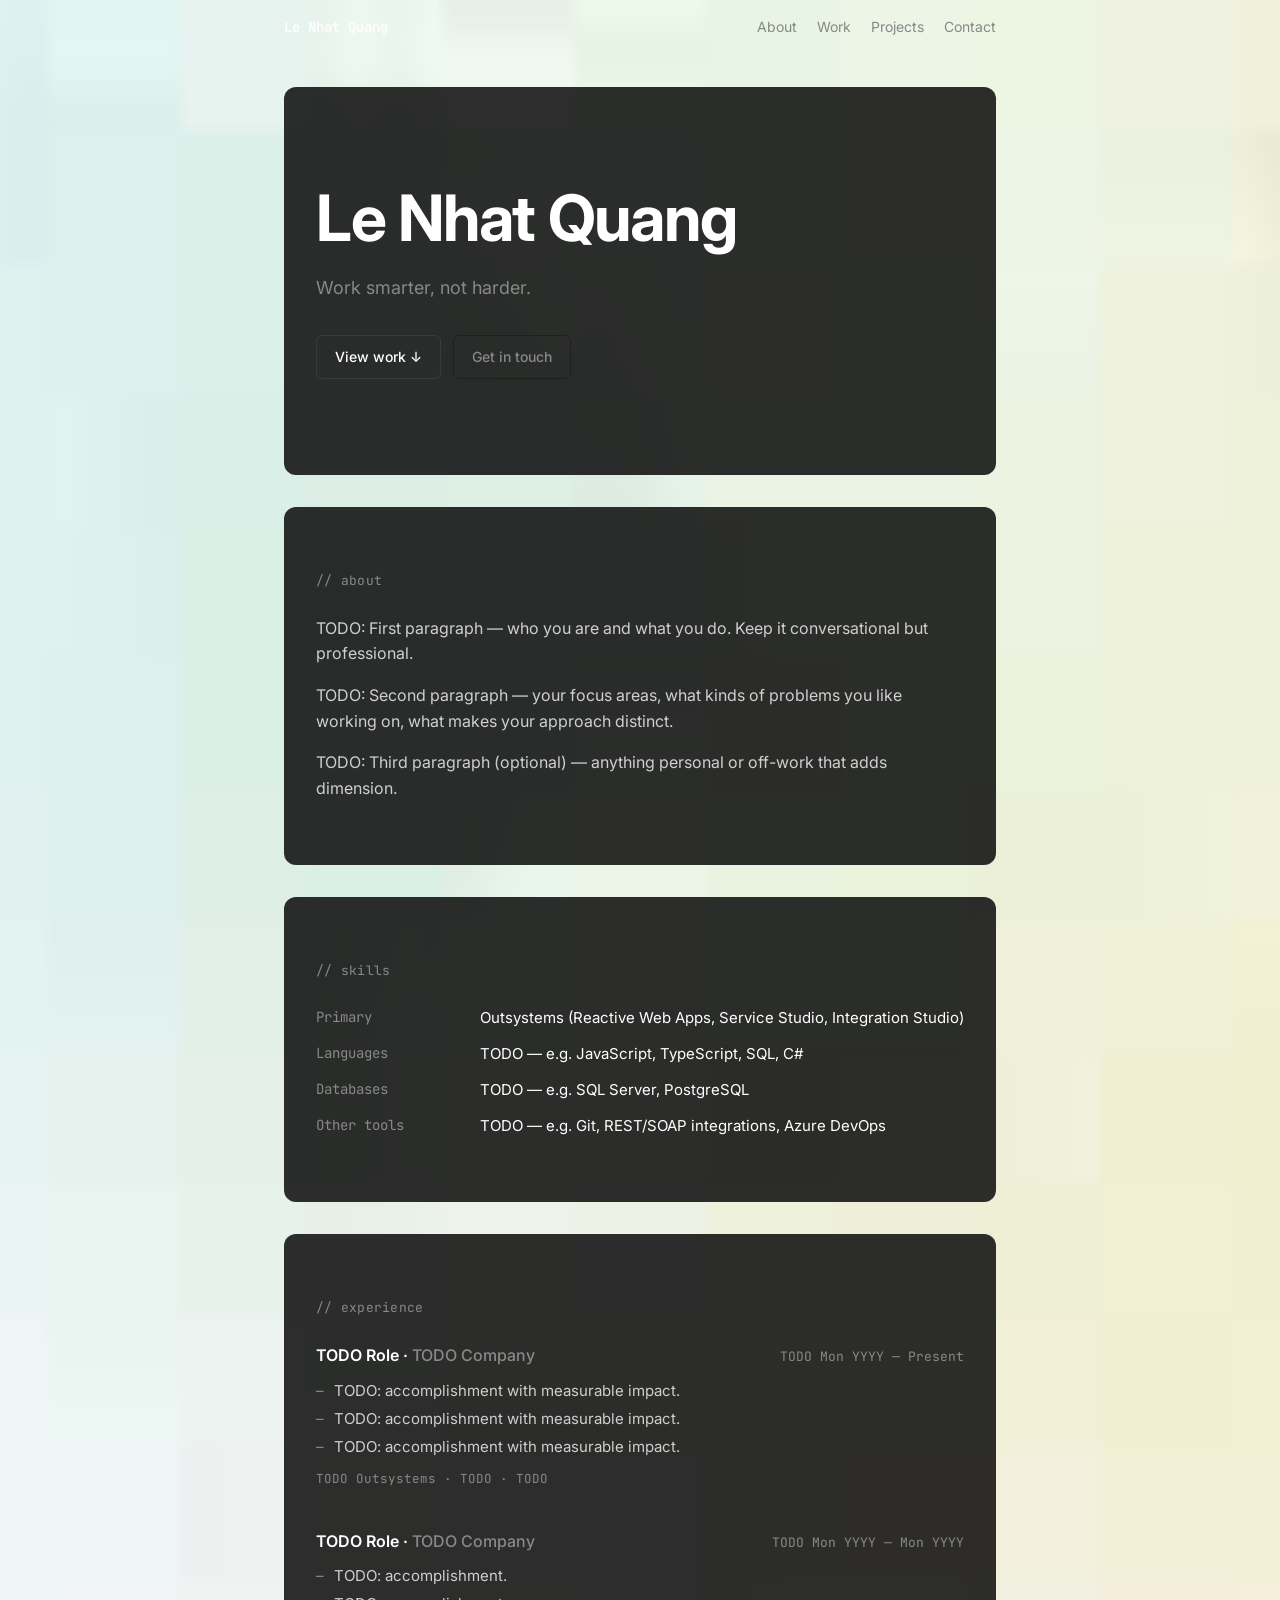
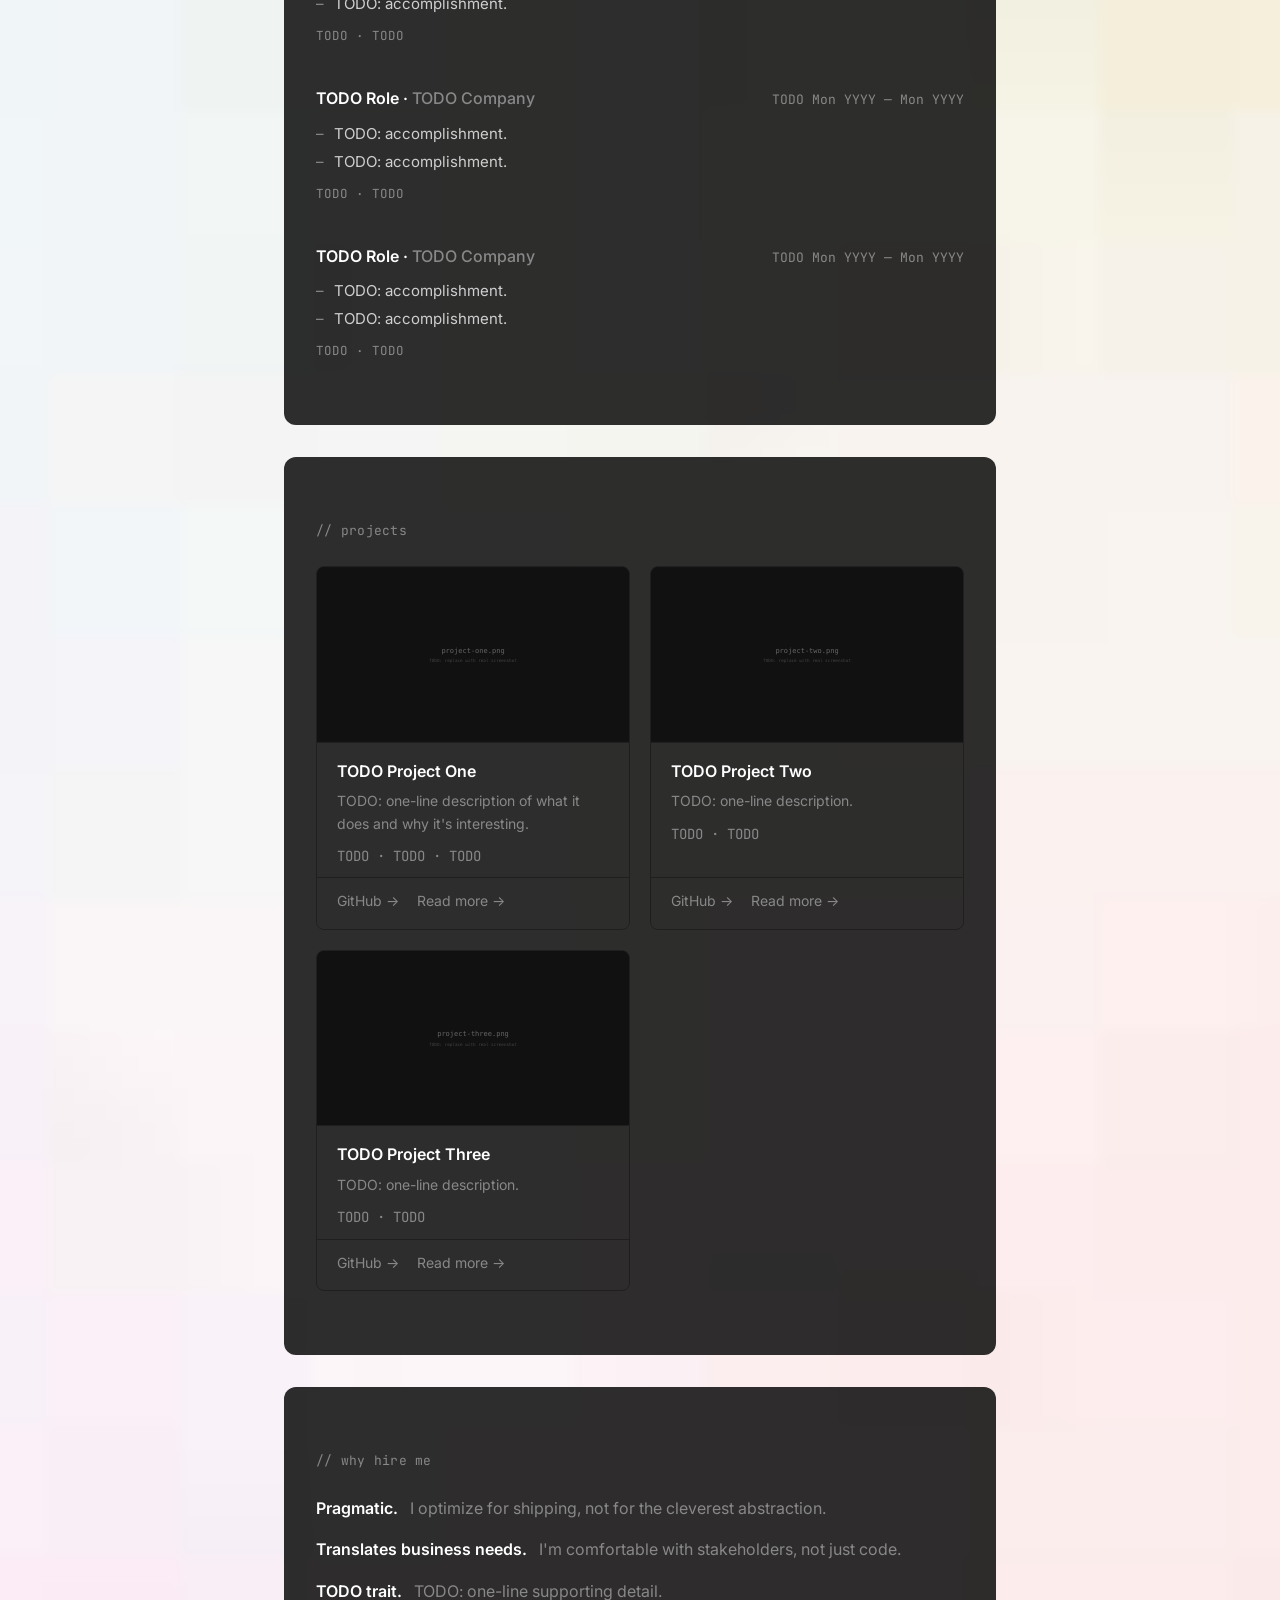
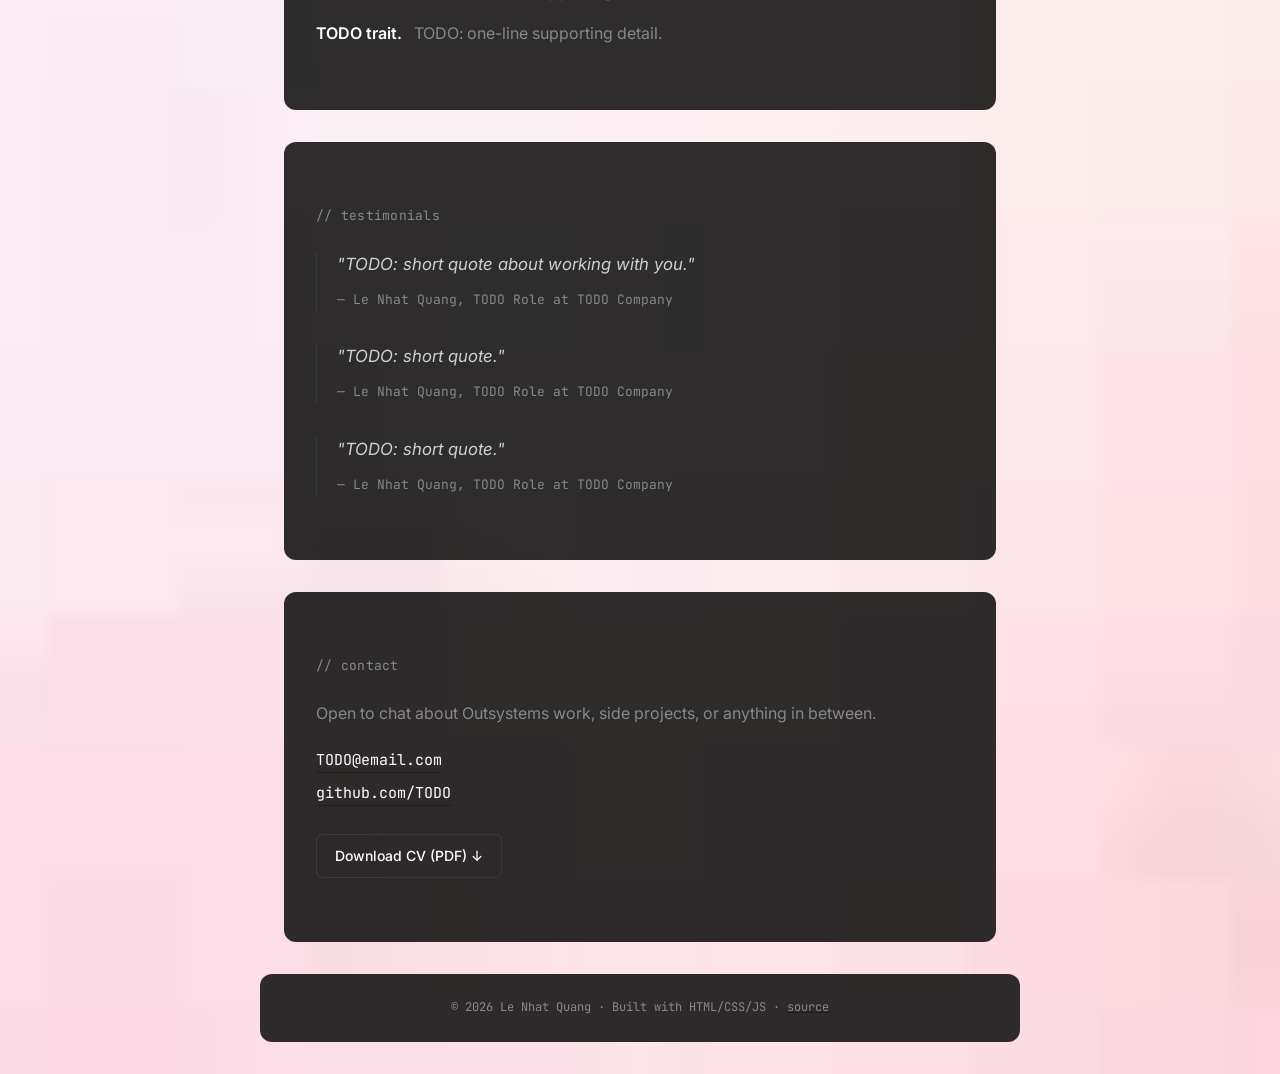
<file: index.html>
<!DOCTYPE html>
<html lang="en">
<head>
  <meta charset="UTF-8" />
  <meta name="viewport" content="width=device-width, initial-scale=1.0" />
  <title>Le Nhat Quang — Portfolio</title>
  <meta name="description" content="TODO: short site description for SEO and social sharing." />
  <link rel="preconnect" href="https://fonts.googleapis.com" />
  <link rel="preconnect" href="https://fonts.gstatic.com" crossorigin />
  <link href="https://fonts.googleapis.com/css2?family=Inter:wght@400;500;600;700&family=JetBrains+Mono:wght@400;500&display=swap" rel="stylesheet" />
  <link rel="stylesheet" href="assets/css/styles.css" />
</head>
<body>
  <header class="site-nav" id="siteNav">
    <div class="nav-inner">
      <a href="#top" class="nav-name">Le Nhat Quang</a>
      <nav>
        <a href="#about">About</a>
        <a href="#experience">Work</a>
        <a href="#projects">Projects</a>
        <a href="#contact">Contact</a>
      </nav>
    </div>
  </header>

  <main id="top">
    <!-- Hero -->
    <section class="hero reveal">
      <h1>Le Nhat Quang</h1>
      <p class="tagline">Work smarter, not harder.</p>
      <div class="hero-ctas">
        <a href="#projects" class="btn">View work ↓</a>
        <a href="#contact" class="btn btn-ghost">Get in touch</a>
      </div>
    </section>

    <!-- About -->
    <section id="about" class="reveal">
      <p class="section-label">// about</p>
      <div class="prose">
        <p>TODO: First paragraph — who you are and what you do. Keep it conversational but professional.</p>
        <p>TODO: Second paragraph — your focus areas, what kinds of problems you like working on, what makes your approach distinct.</p>
        <p>TODO: Third paragraph (optional) — anything personal or off-work that adds dimension.</p>
      </div>
    </section>

    <!-- Skills -->
    <section id="skills" class="reveal">
      <p class="section-label">// skills</p>
      <dl class="skills">
        <dt>Primary</dt>
        <dd>Outsystems (Reactive Web Apps, Service Studio, Integration Studio)</dd>

        <dt>Languages</dt>
        <dd>TODO — e.g. JavaScript, TypeScript, SQL, C#</dd>

        <dt>Databases</dt>
        <dd>TODO — e.g. SQL Server, PostgreSQL</dd>

        <dt>Other tools</dt>
        <dd>TODO — e.g. Git, REST/SOAP integrations, Azure DevOps</dd>
      </dl>
    </section>

    <!-- Experience -->
    <section id="experience" class="reveal">
      <p class="section-label">// experience</p>
      <ol class="experience">
        <li>
          <div class="exp-head">
            <h3><span class="role">TODO Role</span> · <span class="company">TODO Company</span></h3>
            <span class="dates">TODO Mon YYYY — Present</span>
          </div>
          <ul class="bullets">
            <li>TODO: accomplishment with measurable impact.</li>
            <li>TODO: accomplishment with measurable impact.</li>
            <li>TODO: accomplishment with measurable impact.</li>
          </ul>
          <p class="tech">TODO Outsystems · TODO · TODO</p>
        </li>

        <li>
          <div class="exp-head">
            <h3><span class="role">TODO Role</span> · <span class="company">TODO Company</span></h3>
            <span class="dates">TODO Mon YYYY — Mon YYYY</span>
          </div>
          <ul class="bullets">
            <li>TODO: accomplishment.</li>
            <li>TODO: accomplishment.</li>
          </ul>
          <p class="tech">TODO · TODO</p>
        </li>

        <li>
          <div class="exp-head">
            <h3><span class="role">TODO Role</span> · <span class="company">TODO Company</span></h3>
            <span class="dates">TODO Mon YYYY — Mon YYYY</span>
          </div>
          <ul class="bullets">
            <li>TODO: accomplishment.</li>
            <li>TODO: accomplishment.</li>
          </ul>
          <p class="tech">TODO · TODO</p>
        </li>

        <li>
          <div class="exp-head">
            <h3><span class="role">TODO Role</span> · <span class="company">TODO Company</span></h3>
            <span class="dates">TODO Mon YYYY — Mon YYYY</span>
          </div>
          <ul class="bullets">
            <li>TODO: accomplishment.</li>
            <li>TODO: accomplishment.</li>
          </ul>
          <p class="tech">TODO · TODO</p>
        </li>
      </ol>
    </section>

    <!-- Projects -->
    <section id="projects" class="reveal">
      <p class="section-label">// projects</p>
      <div class="project-grid">
        <article class="project-card">
          <a href="projects/project-one.html" class="card-link">
            <img src="assets/img/project-one.svg" alt="TODO: screenshot of project one" />
            <h3>TODO Project One</h3>
            <p>TODO: one-line description of what it does and why it's interesting.</p>
            <p class="tech">TODO · TODO · TODO</p>
          </a>
          <div class="card-actions">
            <a href="https://github.com/TODO/project-one" target="_blank" rel="noopener">GitHub →</a>
            <a href="projects/project-one.html">Read more →</a>
          </div>
        </article>

        <article class="project-card">
          <a href="projects/project-two.html" class="card-link">
            <img src="assets/img/project-two.svg" alt="TODO: screenshot of project two" />
            <h3>TODO Project Two</h3>
            <p>TODO: one-line description.</p>
            <p class="tech">TODO · TODO</p>
          </a>
          <div class="card-actions">
            <a href="https://github.com/TODO/project-two" target="_blank" rel="noopener">GitHub →</a>
            <a href="projects/project-two.html">Read more →</a>
          </div>
        </article>

        <article class="project-card">
          <a href="projects/project-three.html" class="card-link">
            <img src="assets/img/project-three.svg" alt="TODO: screenshot of project three" />
            <h3>TODO Project Three</h3>
            <p>TODO: one-line description.</p>
            <p class="tech">TODO · TODO</p>
          </a>
          <div class="card-actions">
            <a href="https://github.com/TODO/project-three" target="_blank" rel="noopener">GitHub →</a>
            <a href="projects/project-three.html">Read more →</a>
          </div>
        </article>
      </div>
    </section>

    <!-- Why hire me -->
    <section id="why" class="reveal">
      <p class="section-label">// why hire me</p>
      <ul class="why-list">
        <li>
          <strong>Pragmatic.</strong>
          <span>I optimize for shipping, not for the cleverest abstraction.</span>
        </li>
        <li>
          <strong>Translates business needs.</strong>
          <span>I'm comfortable with stakeholders, not just code.</span>
        </li>
        <li>
          <strong>TODO trait.</strong>
          <span>TODO: one-line supporting detail.</span>
        </li>
        <li>
          <strong>TODO trait.</strong>
          <span>TODO: one-line supporting detail.</span>
        </li>
      </ul>
    </section>

    <!-- Testimonials -->
    <section id="testimonials" class="reveal">
      <p class="section-label">// testimonials</p>
      <div class="testimonials">
        <blockquote>
          <p>"TODO: short quote about working with you."</p>
          <cite>— Le Nhat Quang, TODO Role at TODO Company</cite>
        </blockquote>
        <blockquote>
          <p>"TODO: short quote."</p>
          <cite>— Le Nhat Quang, TODO Role at TODO Company</cite>
        </blockquote>
        <blockquote>
          <p>"TODO: short quote."</p>
          <cite>— Le Nhat Quang, TODO Role at TODO Company</cite>
        </blockquote>
      </div>
    </section>

    <!-- Contact -->
    <section id="contact" class="reveal">
      <p class="section-label">// contact</p>
      <p class="contact-lead">Open to chat about Outsystems work, side projects, or anything in between.</p>
      <ul class="contact-links">
        <li><a href="mailto:TODO@email.com">TODO@email.com</a></li>
        <li><a href="https://github.com/TODO" target="_blank" rel="noopener">github.com/TODO</a></li>
      </ul>
      <a href="assets/resume.pdf" class="btn" download>Download CV (PDF) ↓</a>
    </section>
  </main>

  <footer>
    <p>© <span id="year"></span> Le Nhat Quang · Built with HTML/CSS/JS · <a href="https://github.com/TODO/portfolio" target="_blank" rel="noopener">source</a></p>
  </footer>

  <script src="assets/js/main.js"></script>
</body>
</html>
</file>
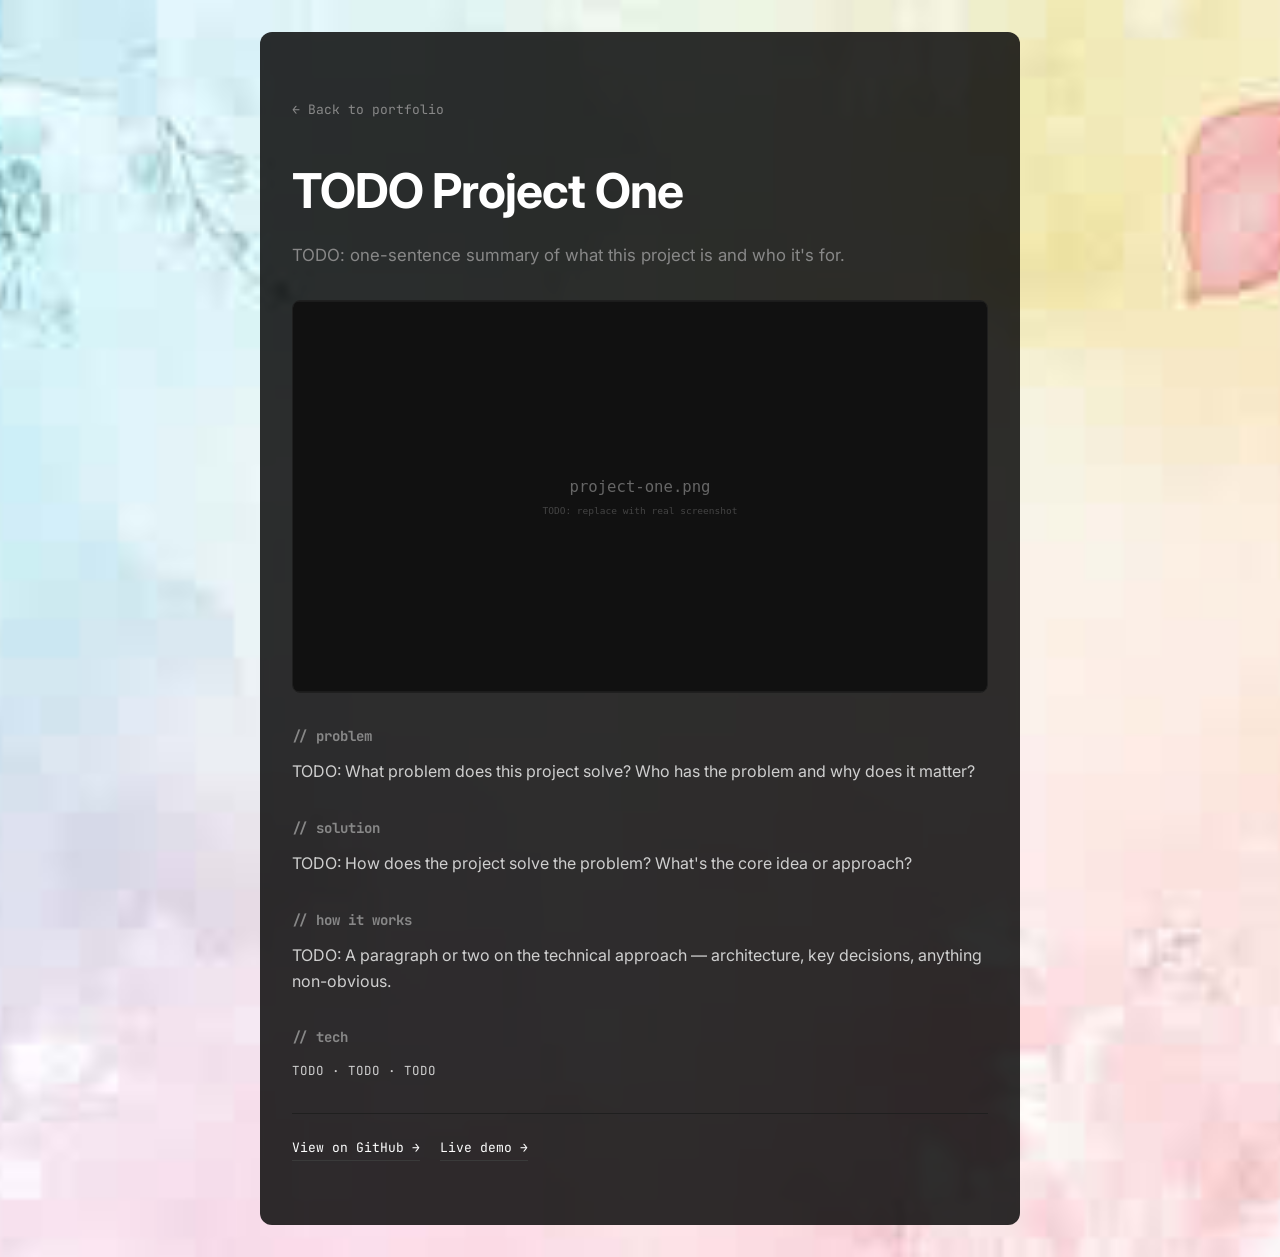
<file: projects/project-one.html>
<!DOCTYPE html>
<html lang="en">
<head>
  <meta charset="UTF-8" />
  <meta name="viewport" content="width=device-width, initial-scale=1.0" />
  <title>TODO Project One — Le Nhat Quang</title>
  <meta name="description" content="TODO: project description for SEO." />
  <link rel="preconnect" href="https://fonts.googleapis.com" />
  <link rel="preconnect" href="https://fonts.gstatic.com" crossorigin />
  <link href="https://fonts.googleapis.com/css2?family=Inter:wght@400;500;600;700&family=JetBrains+Mono:wght@400;500&display=swap" rel="stylesheet" />
  <link rel="stylesheet" href="../assets/css/styles.css" />
</head>
<body>
  <article class="project-detail">
    <a href="../index.html#projects" class="back">← Back to portfolio</a>

    <h1>TODO Project One</h1>
    <p class="lead">TODO: one-sentence summary of what this project is and who it's for.</p>

    <img src="../assets/img/project-one.svg" alt="TODO: screenshot of project one" />

    <h2>problem</h2>
    <p>TODO: What problem does this project solve? Who has the problem and why does it matter?</p>

    <h2>solution</h2>
    <p>TODO: How does the project solve the problem? What's the core idea or approach?</p>

    <h2>how it works</h2>
    <p>TODO: A paragraph or two on the technical approach — architecture, key decisions, anything non-obvious.</p>

    <h2>tech</h2>
    <p class="tech">TODO · TODO · TODO</p>

    <div class="meta">
      <a href="https://github.com/TODO/project-one" target="_blank" rel="noopener">View on GitHub →</a>
      <a href="#" target="_blank" rel="noopener">Live demo →</a>
    </div>
  </article>
</body>
</html>
</file>
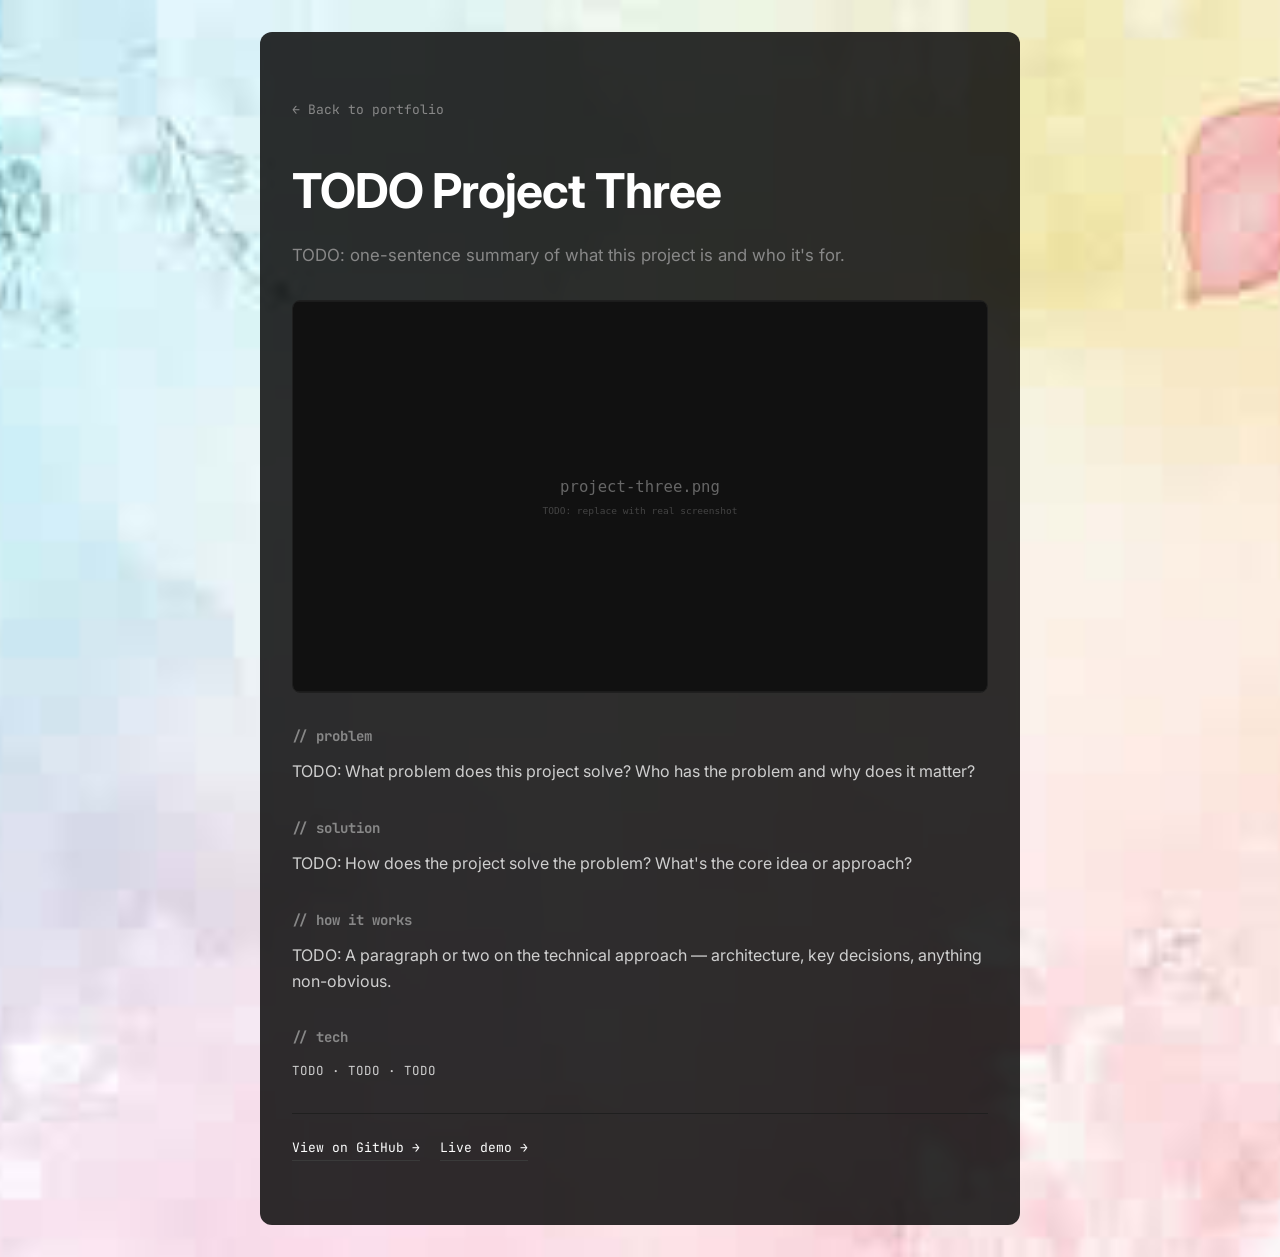
<file: projects/project-three.html>
<!DOCTYPE html>
<html lang="en">
<head>
  <meta charset="UTF-8" />
  <meta name="viewport" content="width=device-width, initial-scale=1.0" />
  <title>TODO Project Three — Le Nhat Quang</title>
  <meta name="description" content="TODO: project description for SEO." />
  <link rel="preconnect" href="https://fonts.googleapis.com" />
  <link rel="preconnect" href="https://fonts.gstatic.com" crossorigin />
  <link href="https://fonts.googleapis.com/css2?family=Inter:wght@400;500;600;700&family=JetBrains+Mono:wght@400;500&display=swap" rel="stylesheet" />
  <link rel="stylesheet" href="../assets/css/styles.css" />
</head>
<body>
  <article class="project-detail">
    <a href="../index.html#projects" class="back">← Back to portfolio</a>

    <h1>TODO Project Three</h1>
    <p class="lead">TODO: one-sentence summary of what this project is and who it's for.</p>

    <img src="../assets/img/project-three.svg" alt="TODO: screenshot of project one" />

    <h2>problem</h2>
    <p>TODO: What problem does this project solve? Who has the problem and why does it matter?</p>

    <h2>solution</h2>
    <p>TODO: How does the project solve the problem? What's the core idea or approach?</p>

    <h2>how it works</h2>
    <p>TODO: A paragraph or two on the technical approach — architecture, key decisions, anything non-obvious.</p>

    <h2>tech</h2>
    <p class="tech">TODO · TODO · TODO</p>

    <div class="meta">
      <a href="https://github.com/TODO/project-three" target="_blank" rel="noopener">View on GitHub →</a>
      <a href="#" target="_blank" rel="noopener">Live demo →</a>
    </div>
  </article>
</body>
</html>
</file>
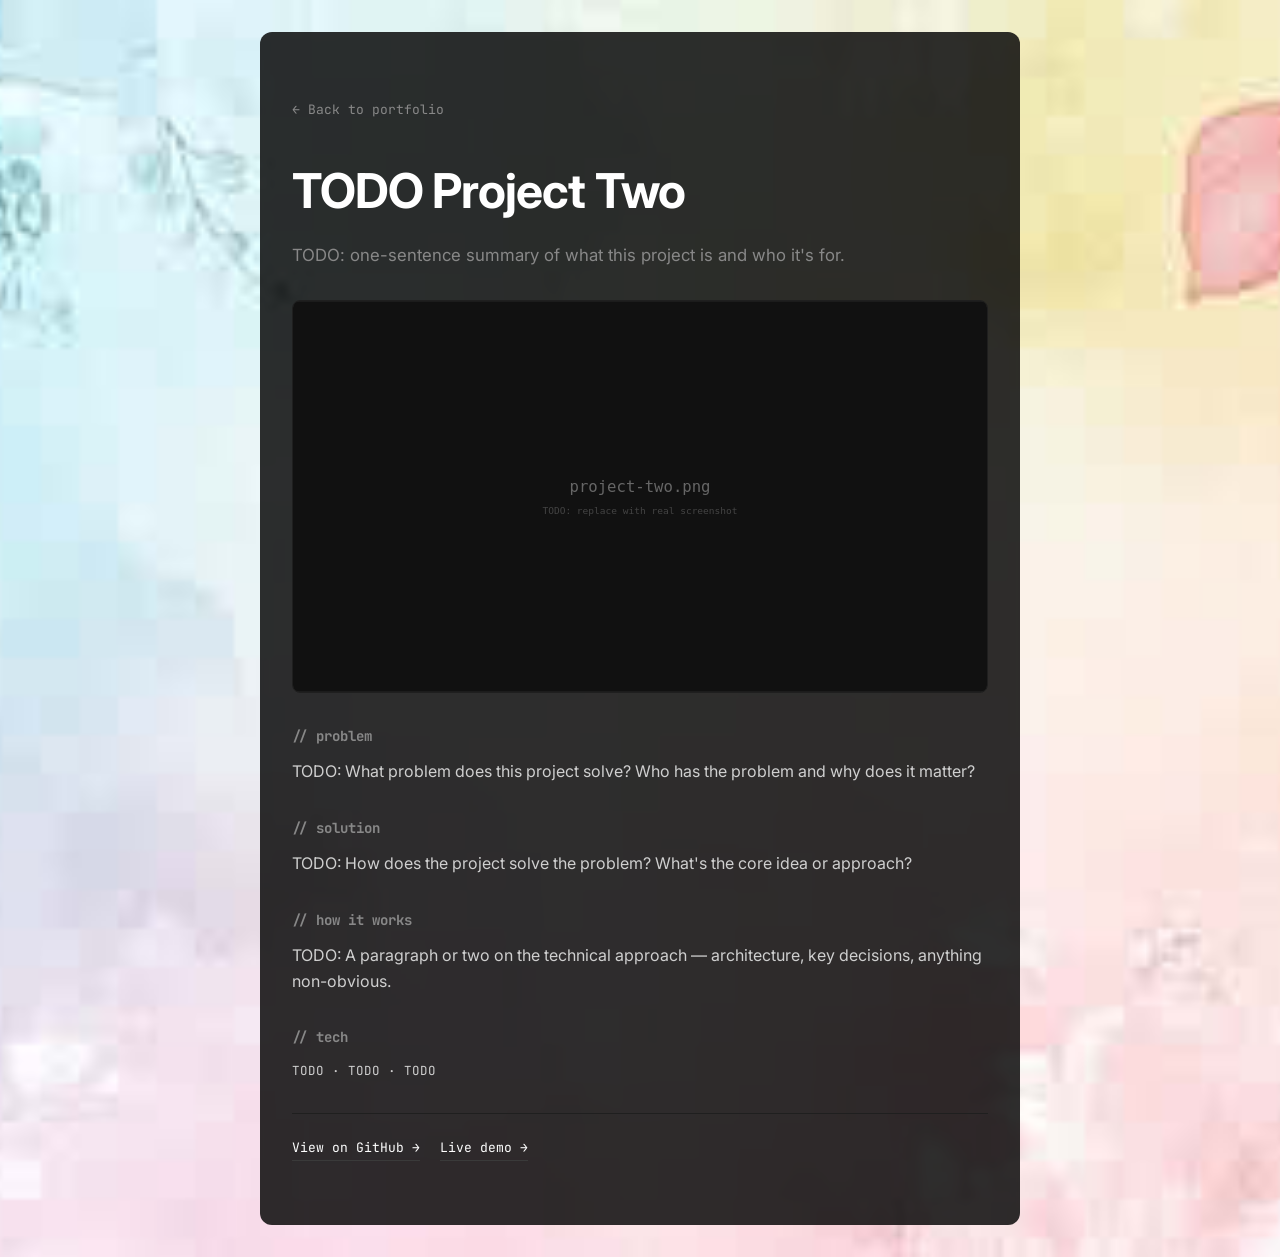
<file: projects/project-two.html>
<!DOCTYPE html>
<html lang="en">
<head>
  <meta charset="UTF-8" />
  <meta name="viewport" content="width=device-width, initial-scale=1.0" />
  <title>TODO Project Two — Le Nhat Quang</title>
  <meta name="description" content="TODO: project description for SEO." />
  <link rel="preconnect" href="https://fonts.googleapis.com" />
  <link rel="preconnect" href="https://fonts.gstatic.com" crossorigin />
  <link href="https://fonts.googleapis.com/css2?family=Inter:wght@400;500;600;700&family=JetBrains+Mono:wght@400;500&display=swap" rel="stylesheet" />
  <link rel="stylesheet" href="../assets/css/styles.css" />
</head>
<body>
  <article class="project-detail">
    <a href="../index.html#projects" class="back">← Back to portfolio</a>

    <h1>TODO Project Two</h1>
    <p class="lead">TODO: one-sentence summary of what this project is and who it's for.</p>

    <img src="../assets/img/project-two.svg" alt="TODO: screenshot of project one" />

    <h2>problem</h2>
    <p>TODO: What problem does this project solve? Who has the problem and why does it matter?</p>

    <h2>solution</h2>
    <p>TODO: How does the project solve the problem? What's the core idea or approach?</p>

    <h2>how it works</h2>
    <p>TODO: A paragraph or two on the technical approach — architecture, key decisions, anything non-obvious.</p>

    <h2>tech</h2>
    <p class="tech">TODO · TODO · TODO</p>

    <div class="meta">
      <a href="https://github.com/TODO/project-two" target="_blank" rel="noopener">View on GitHub →</a>
      <a href="#" target="_blank" rel="noopener">Live demo →</a>
    </div>
  </article>
</body>
</html>
</file>
<file: assets/css/styles.css>
/* ---------- Reset & base ---------- */
*, *::before, *::after { box-sizing: border-box; }
* { margin: 0; padding: 0; }

:root {
  --bg: #0a0a0a;
  --text: #ffffff;
  --muted: #888888;
  --border: #1f1f1f;
  --border-bright: #3a3a3a;
  --max-width: 760px;
  --font-sans: 'Inter', -apple-system, BlinkMacSystemFont, 'Segoe UI', Roboto, sans-serif;
  --font-mono: 'JetBrains Mono', ui-monospace, SFMono-Regular, Menlo, monospace;
}

html { scroll-behavior: smooth; }

body {
  background-color: #ffffff;
  background-image: url('../img/background.jpg');
  background-repeat: no-repeat;
  background-position: center top;
  background-size: cover;
  background-attachment: scroll;
  min-height: 100vh;
  color: var(--text);
  font-family: var(--font-sans);
  font-size: 16px;
  line-height: 1.6;
  -webkit-font-smoothing: antialiased;
  -moz-osx-font-smoothing: grayscale;
}

a {
  color: inherit;
  text-decoration: none;
  transition: opacity 150ms ease, border-color 150ms ease;
}
a:hover { opacity: 0.7; }

img { max-width: 100%; display: block; }

/* ---------- Layout ---------- */
main {
  max-width: var(--max-width);
  margin: 0 auto;
  padding: 0 24px;
}

section {
  padding: 64px 32px;
  background: rgba(10, 10, 10, 0.85);
  border-radius: 12px;
  margin-bottom: 32px;
  backdrop-filter: blur(2px);
  -webkit-backdrop-filter: blur(2px);
}
section:first-of-type { margin-top: 32px; }

@media (max-width: 640px) {
  section { padding: 48px 24px; margin-bottom: 24px; }
  section:first-of-type { margin-top: 24px; }
}

/* ---------- Nav ---------- */
.site-nav {
  position: sticky;
  top: 0;
  z-index: 50;
  background: transparent;
  transition: background 200ms ease, backdrop-filter 200ms ease, border-color 200ms ease;
  border-bottom: 1px solid transparent;
}
.site-nav.scrolled {
  background: rgba(10, 10, 10, 0.75);
  backdrop-filter: saturate(180%) blur(10px);
  -webkit-backdrop-filter: saturate(180%) blur(10px);
  border-bottom-color: var(--border);
}
.nav-inner {
  max-width: var(--max-width);
  margin: 0 auto;
  padding: 16px 24px;
  display: flex;
  align-items: center;
  justify-content: space-between;
  gap: 16px;
}
.nav-name {
  font-family: var(--font-mono);
  font-size: 14px;
  font-weight: 500;
}
.site-nav nav {
  display: flex;
  gap: 20px;
}
.site-nav nav a {
  font-size: 14px;
  color: var(--muted);
}
.site-nav nav a:hover { color: var(--text); opacity: 1; }

@media (max-width: 540px) {
  .site-nav nav { gap: 14px; }
  .site-nav nav a { font-size: 13px; }
}

/* ---------- Hero ---------- */
.hero { padding-top: 96px; padding-bottom: 96px; }
.hero h1 {
  font-size: clamp(2.5rem, 6vw, 4rem);
  font-weight: 700;
  letter-spacing: -0.02em;
  line-height: 1.1;
  margin-bottom: 20px;
}
.hero .tagline {
  font-size: 1.125rem;
  color: var(--muted);
  max-width: 560px;
  margin-bottom: 32px;
}
.hero-ctas { display: flex; gap: 12px; flex-wrap: wrap; }

/* ---------- Buttons ---------- */
.btn {
  display: inline-block;
  padding: 10px 18px;
  border: 1px solid var(--border-bright);
  border-radius: 6px;
  font-size: 14px;
  font-weight: 500;
  color: var(--text);
  background: transparent;
  transition: border-color 150ms ease, background 150ms ease;
}
.btn:hover { border-color: var(--text); opacity: 1; }
.btn-ghost { border-color: var(--border); color: var(--muted); }
.btn-ghost:hover { color: var(--text); border-color: var(--border-bright); }

/* ---------- Section labels ---------- */
.section-label {
  font-family: var(--font-mono);
  font-size: 13px;
  color: var(--muted);
  margin-bottom: 24px;
  letter-spacing: 0.02em;
}

/* ---------- About ---------- */
.prose p + p { margin-top: 16px; }
.prose p { color: #cfcfcf; }

/* ---------- Skills ---------- */
.skills {
  display: grid;
  grid-template-columns: 140px 1fr;
  gap: 12px 24px;
}
.skills dt {
  font-family: var(--font-mono);
  font-size: 14px;
  color: var(--muted);
}
.skills dd {
  font-size: 15px;
  color: var(--text);
}
@media (max-width: 540px) {
  .skills { grid-template-columns: 1fr; gap: 4px 0; }
  .skills dd { margin-bottom: 12px; }
}

/* ---------- Experience ---------- */
.experience { list-style: none; display: flex; flex-direction: column; gap: 40px; }
.exp-head {
  display: flex;
  align-items: baseline;
  justify-content: space-between;
  gap: 16px;
  flex-wrap: wrap;
  margin-bottom: 10px;
}
.exp-head h3 {
  font-size: 1rem;
  font-weight: 600;
}
.exp-head .role { color: var(--text); }
.exp-head .company { color: var(--muted); font-weight: 500; }
.exp-head .dates {
  font-family: var(--font-mono);
  font-size: 13px;
  color: var(--muted);
}
.bullets { list-style: none; padding-left: 0; }
.bullets li {
  position: relative;
  padding-left: 18px;
  color: #cfcfcf;
  font-size: 15px;
  margin-bottom: 4px;
}
.bullets li::before {
  content: '–';
  position: absolute;
  left: 0;
  color: var(--muted);
}
.tech {
  font-family: var(--font-mono);
  font-size: 12.5px;
  color: var(--muted);
  margin-top: 10px;
}

/* ---------- Projects ---------- */
.project-grid {
  display: grid;
  grid-template-columns: repeat(2, 1fr);
  gap: 20px;
}
@media (max-width: 640px) {
  .project-grid { grid-template-columns: 1fr; }
}
.project-card {
  border: 1px solid var(--border);
  border-radius: 8px;
  overflow: hidden;
  display: flex;
  flex-direction: column;
  transition: border-color 150ms ease, transform 150ms ease;
}
.project-card:hover { border-color: var(--border-bright); transform: translateY(-2px); }
.card-link { display: block; padding: 0; }
.project-card img {
  width: 100%;
  aspect-ratio: 16 / 9;
  object-fit: cover;
  background: #111;
  border-bottom: 1px solid var(--border);
}
.project-card h3 {
  font-size: 1rem;
  font-weight: 600;
  margin: 16px 20px 6px;
}
.project-card .card-link > p {
  color: var(--muted);
  font-size: 14px;
  margin: 0 20px 10px;
}
.project-card .tech { margin: 0 20px 16px; }
.card-actions {
  margin-top: auto;
  padding: 12px 20px 16px;
  display: flex;
  gap: 18px;
  font-size: 14px;
  border-top: 1px solid var(--border);
}
.card-actions a { color: var(--muted); }
.card-actions a:hover { color: var(--text); opacity: 1; }

/* ---------- Why hire me ---------- */
.why-list { list-style: none; display: flex; flex-direction: column; gap: 16px; }
.why-list li {
  display: flex;
  gap: 12px;
  align-items: baseline;
  flex-wrap: wrap;
}
.why-list strong { color: var(--text); font-weight: 600; }
.why-list span { color: var(--muted); }

/* ---------- Testimonials ---------- */
.testimonials { display: flex; flex-direction: column; gap: 32px; }
.testimonials blockquote {
  border-left: 1px solid var(--border-bright);
  padding-left: 20px;
}
.testimonials blockquote p {
  font-size: 1.05rem;
  color: #d0d0d0;
  margin-bottom: 8px;
  font-style: italic;
}
.testimonials cite {
  font-family: var(--font-mono);
  font-size: 13px;
  color: var(--muted);
  font-style: normal;
}

/* ---------- Contact ---------- */
.contact-lead { color: var(--muted); margin-bottom: 20px; }
.contact-links {
  list-style: none;
  display: flex;
  flex-direction: column;
  gap: 8px;
  margin-bottom: 28px;
}
.contact-links a {
  font-family: var(--font-mono);
  font-size: 15px;
  border-bottom: 1px solid var(--border);
  padding-bottom: 2px;
}
.contact-links a:hover { border-bottom-color: var(--text); opacity: 1; }

/* ---------- Footer ---------- */
footer {
  max-width: var(--max-width);
  width: calc(100% - 48px);
  box-sizing: border-box;
  margin: 0 auto 32px;
  padding: 24px 32px;
  background: rgba(10, 10, 10, 0.85);
  border-radius: 12px;
  backdrop-filter: blur(2px);
  -webkit-backdrop-filter: blur(2px);
  text-align: center;
  font-family: var(--font-mono);
  font-size: 12px;
  color: var(--muted);
}
footer a { text-decoration: underline; text-decoration-color: var(--border); }
footer a:hover { text-decoration-color: var(--muted); opacity: 1; }

/* ---------- Reveal animation ---------- */
.reveal {
  opacity: 0;
  transform: translateY(12px);
  transition: opacity 600ms ease, transform 600ms ease;
}
.reveal.is-visible {
  opacity: 1;
  transform: translateY(0);
}
@media (prefers-reduced-motion: reduce) {
  html { scroll-behavior: auto; }
  .reveal { opacity: 1; transform: none; transition: none; }
  .project-card { transition: none; }
}

/* ---------- Focus styles ---------- */
a:focus-visible, .btn:focus-visible {
  outline: 2px solid var(--text);
  outline-offset: 3px;
  border-radius: 4px;
}

/* ---------- Project detail page ---------- */
.project-detail {
  max-width: var(--max-width);
  width: calc(100% - 48px);
  box-sizing: border-box;
  margin: 32px auto;
  padding: 64px 32px;
  background: rgba(10, 10, 10, 0.85);
  border-radius: 12px;
  backdrop-filter: blur(2px);
  -webkit-backdrop-filter: blur(2px);
}
@media (max-width: 640px) {
  .project-detail { padding: 48px 24px; margin: 16px auto; }
}
.project-detail .back {
  font-family: var(--font-mono);
  font-size: 13px;
  color: var(--muted);
  display: inline-block;
  margin-bottom: 32px;
}
.project-detail .back:hover { color: var(--text); opacity: 1; }
.project-detail h1 {
  font-size: clamp(2rem, 5vw, 3rem);
  letter-spacing: -0.02em;
  margin-bottom: 12px;
}
.project-detail .lead {
  color: var(--muted);
  font-size: 1.05rem;
  margin-bottom: 32px;
}
.project-detail img { border-radius: 8px; border: 1px solid var(--border); margin: 32px 0; }
.project-detail h2 {
  font-family: var(--font-mono);
  font-size: 14px;
  color: var(--muted);
  margin-top: 32px;
  margin-bottom: 12px;
  text-transform: lowercase;
}
.project-detail h2::before { content: '// '; }
.project-detail p { color: #cfcfcf; margin-bottom: 14px; }
.project-detail .meta {
  display: flex;
  gap: 20px;
  flex-wrap: wrap;
  font-family: var(--font-mono);
  font-size: 13px;
  margin-top: 32px;
  padding-top: 24px;
  border-top: 1px solid var(--border);
}
.project-detail .meta a { color: var(--text); border-bottom: 1px solid var(--border-bright); padding-bottom: 1px; }
</file>
